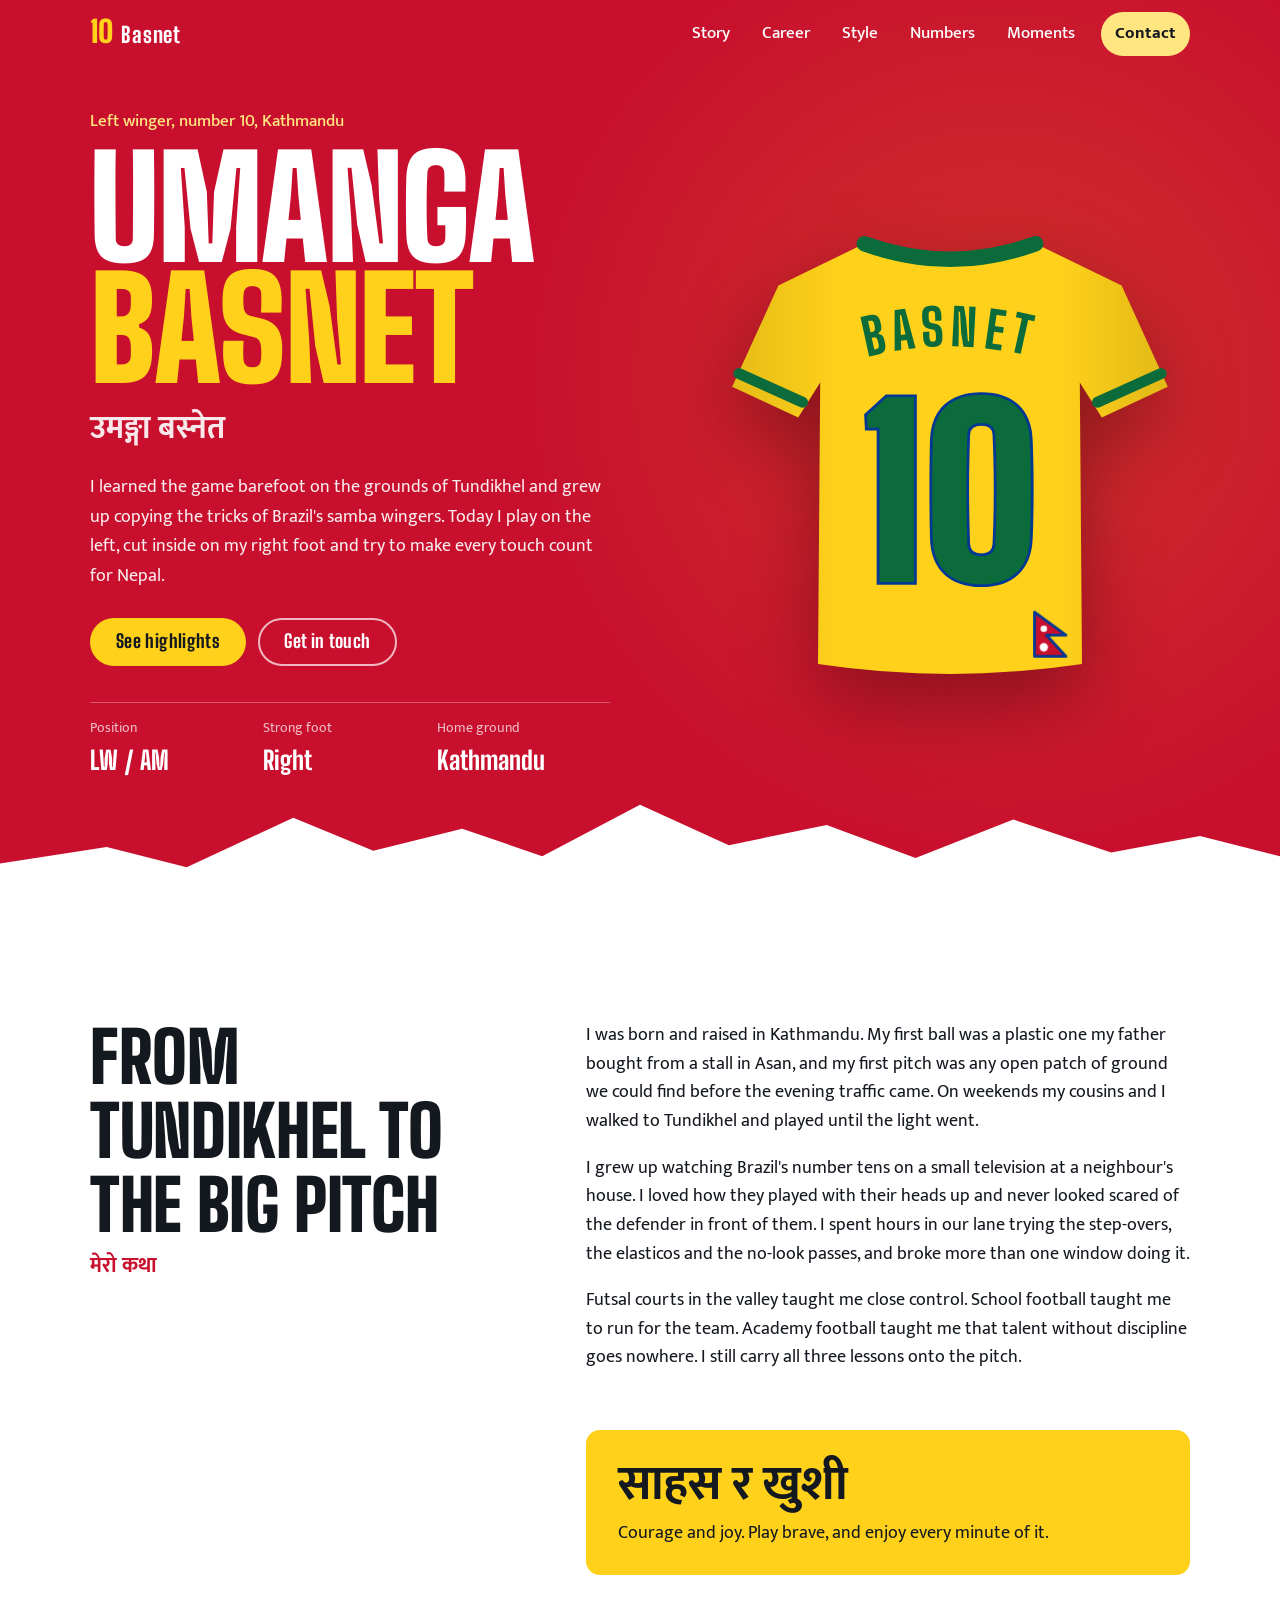
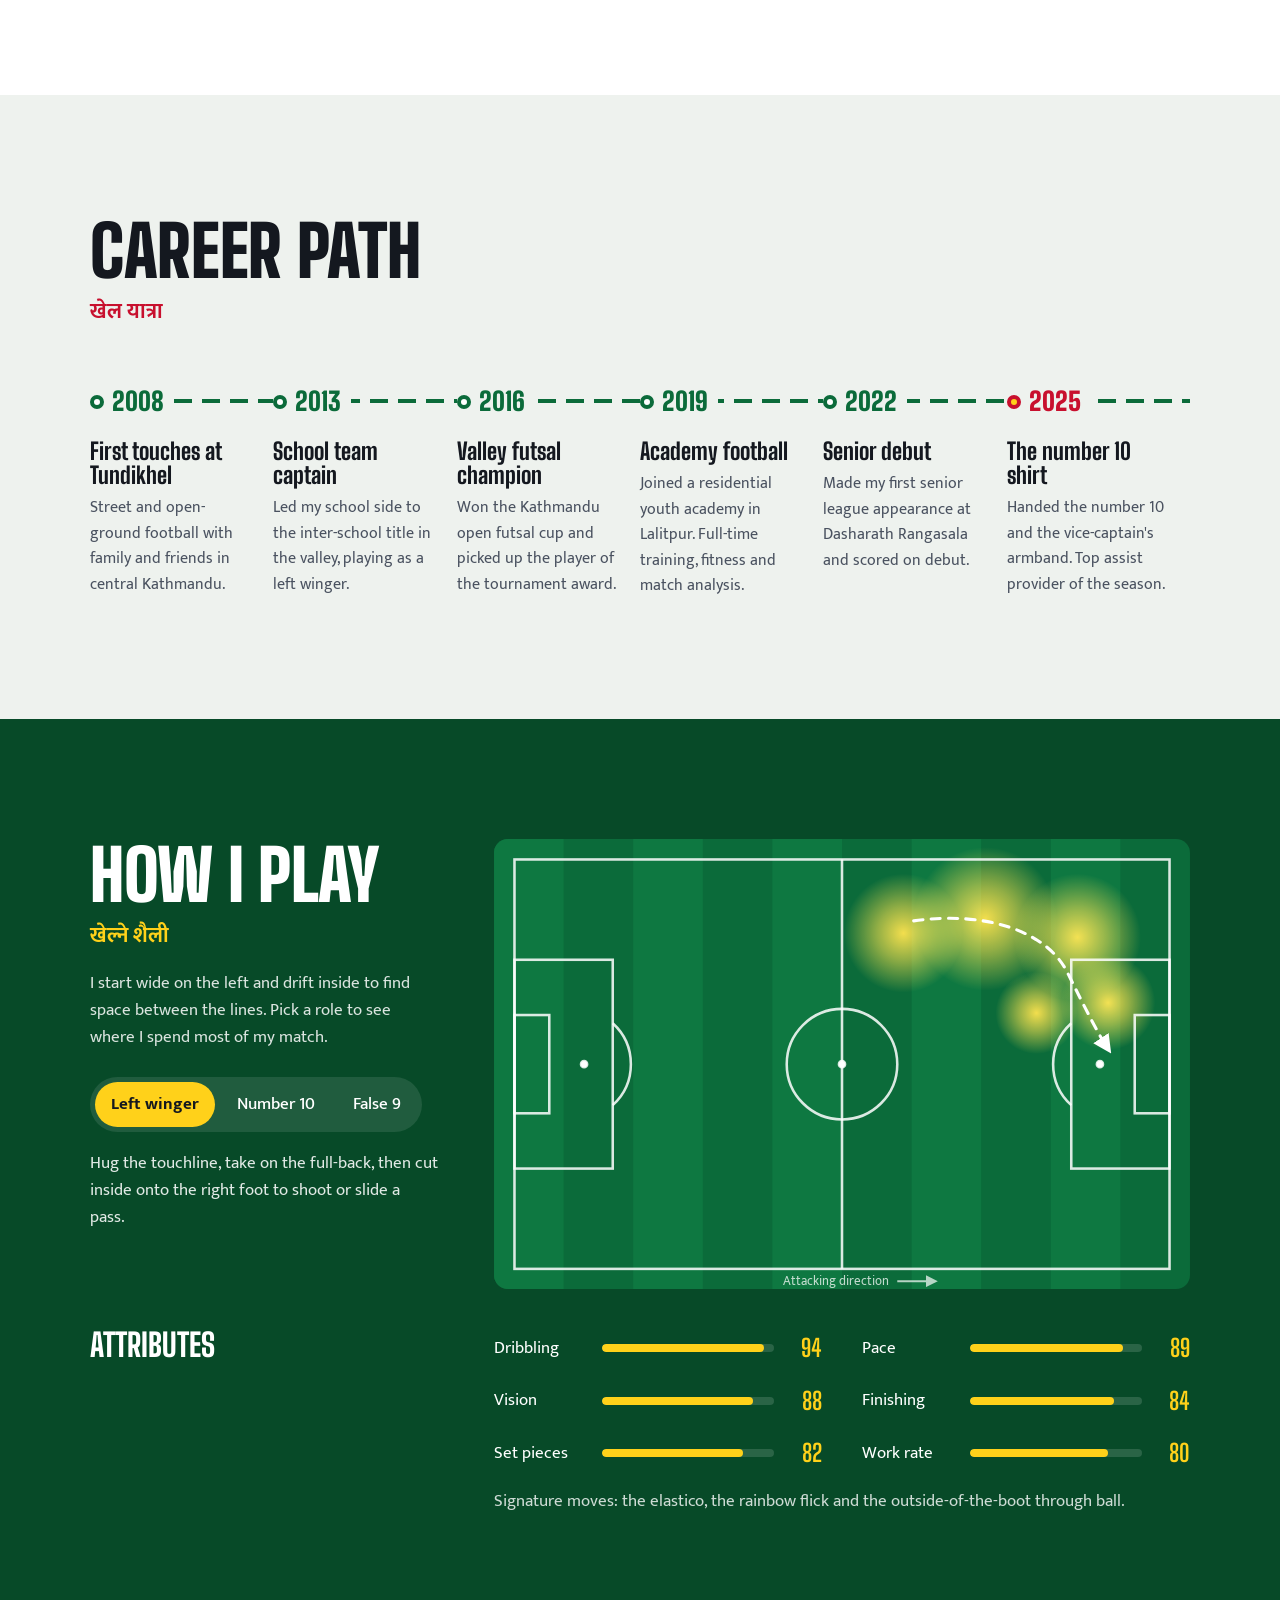
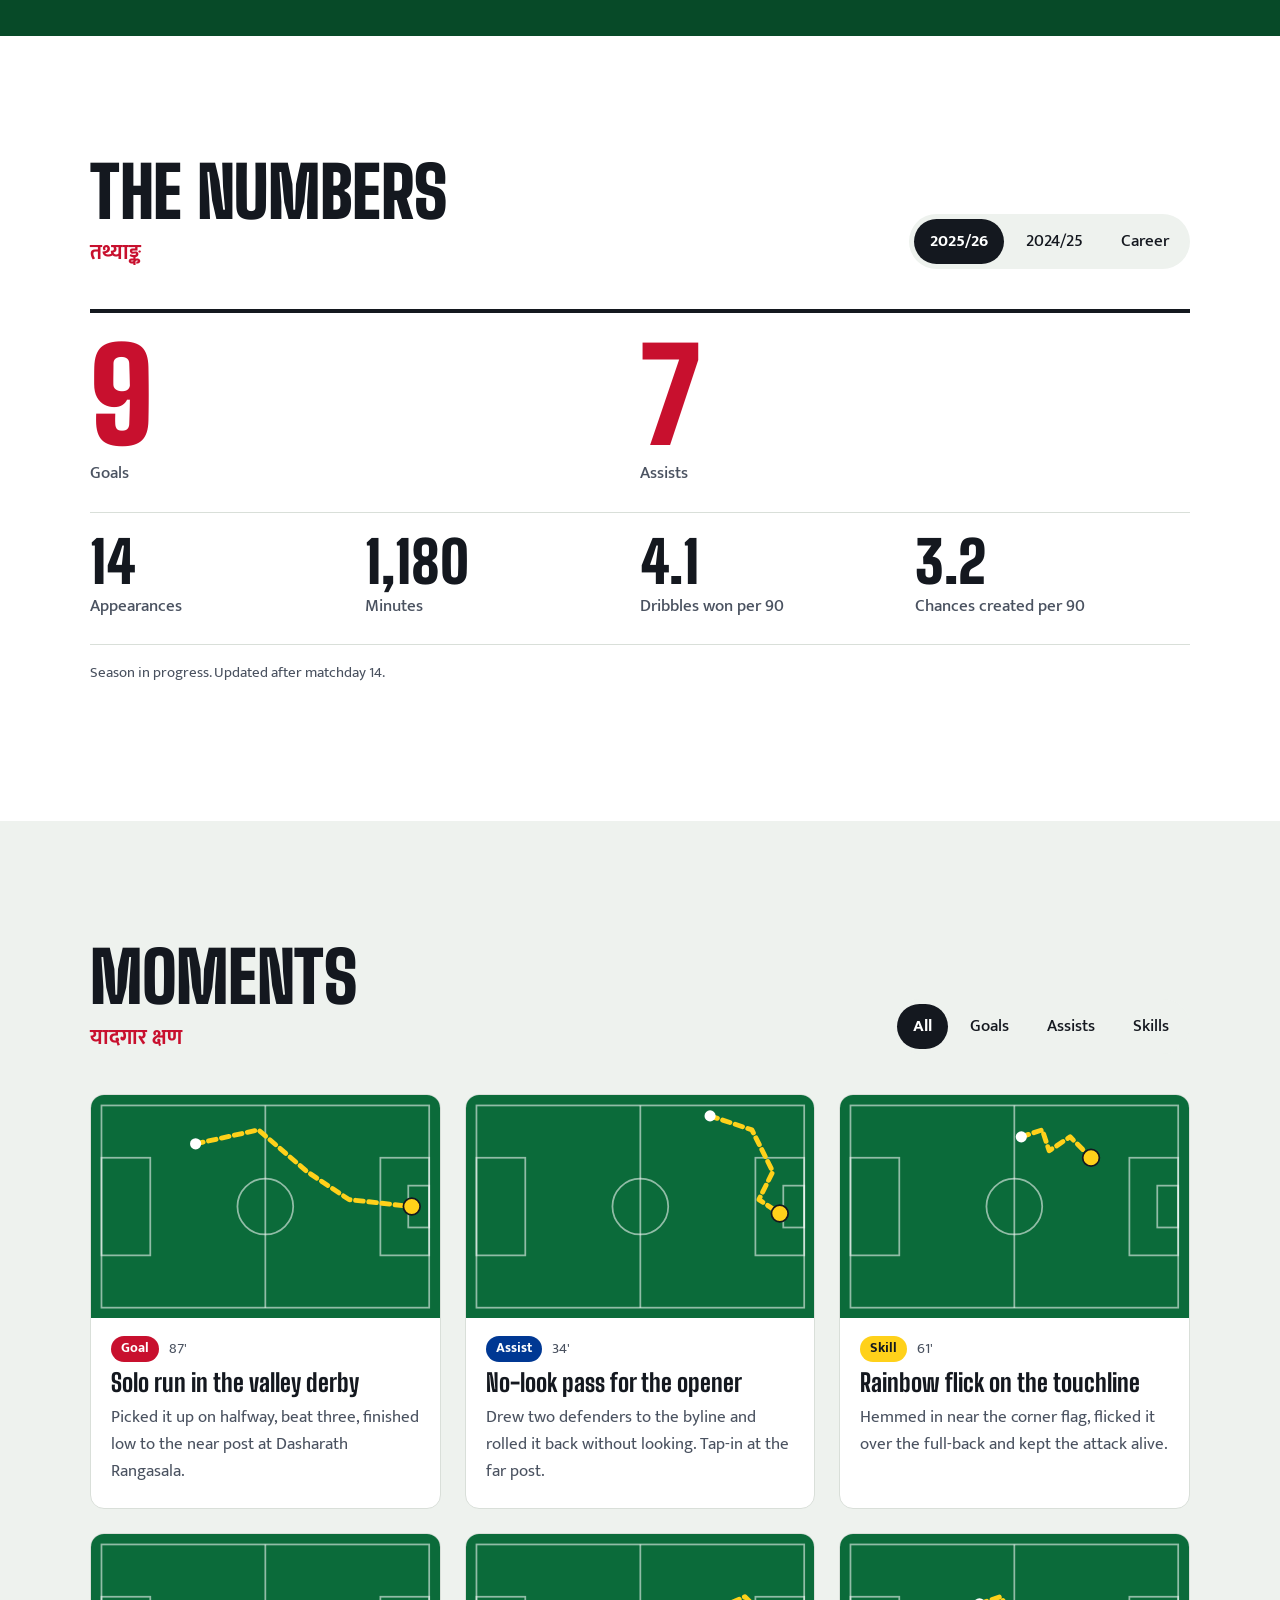
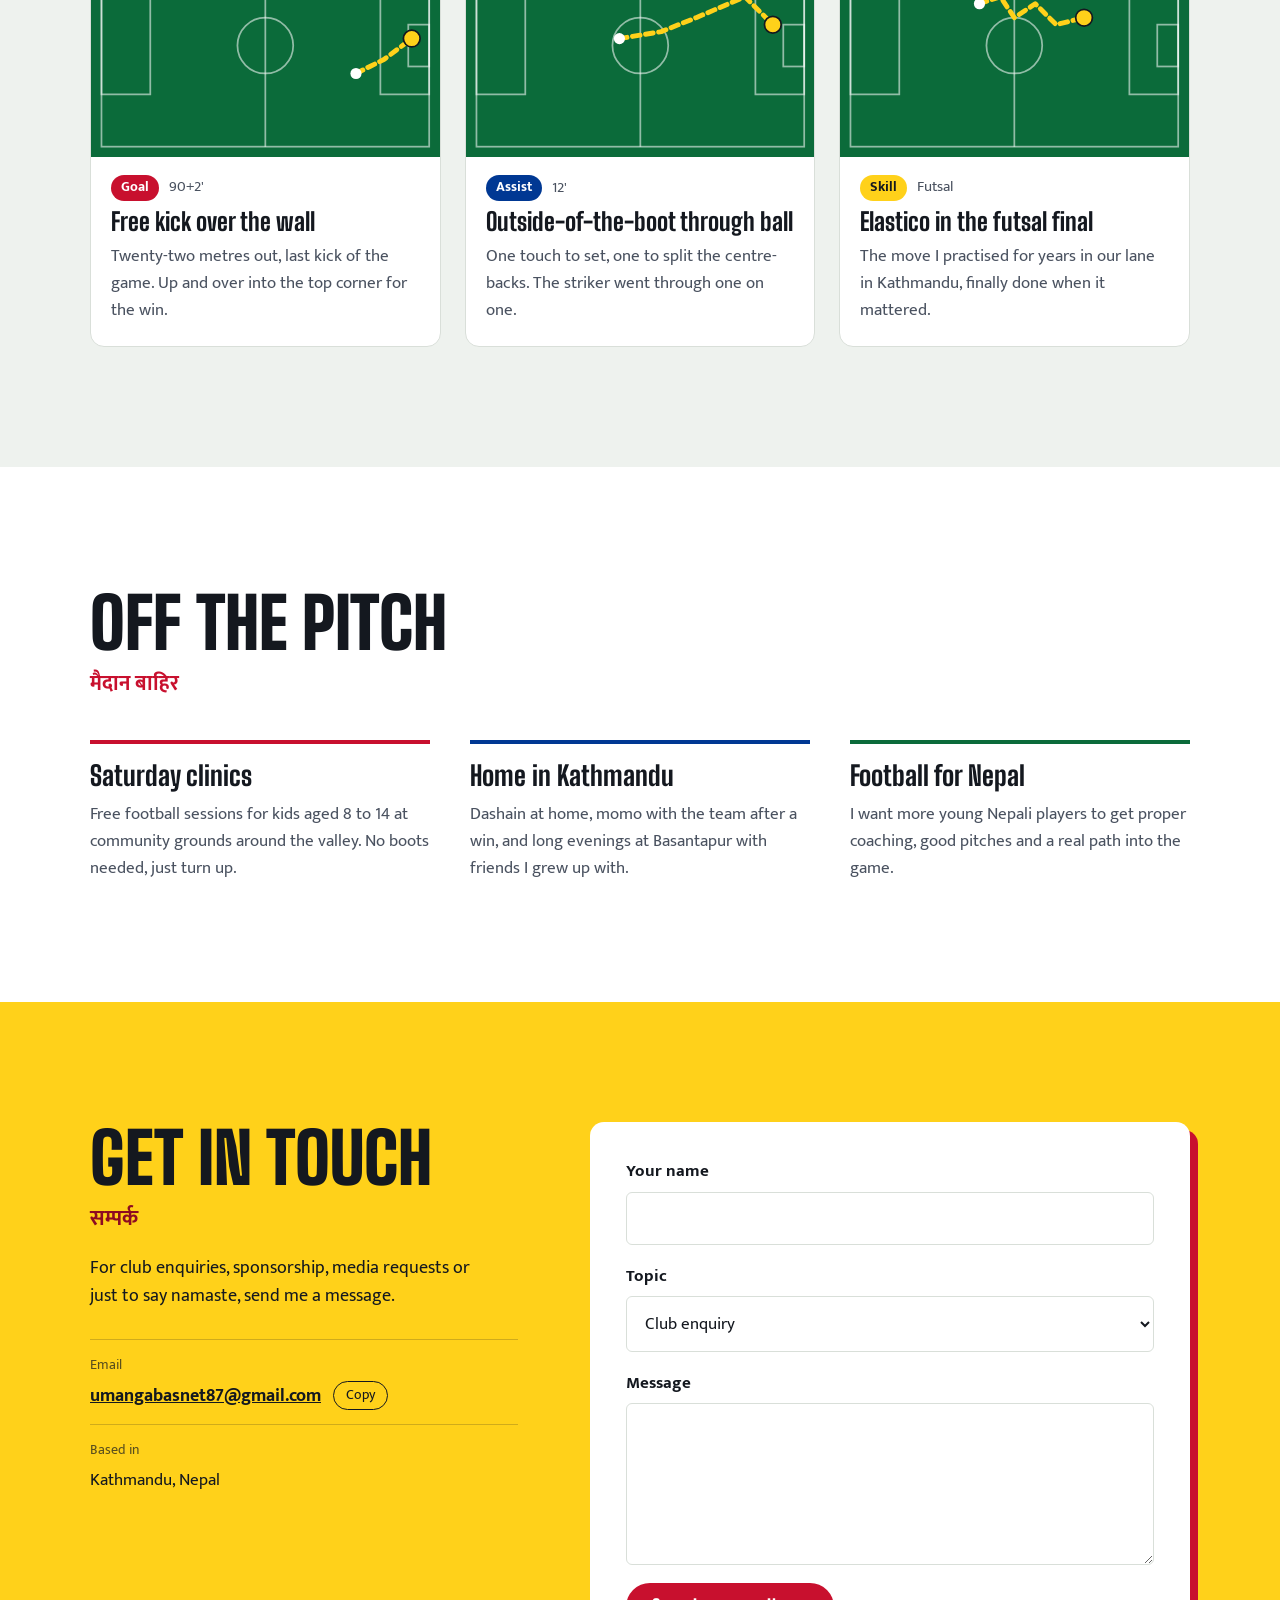
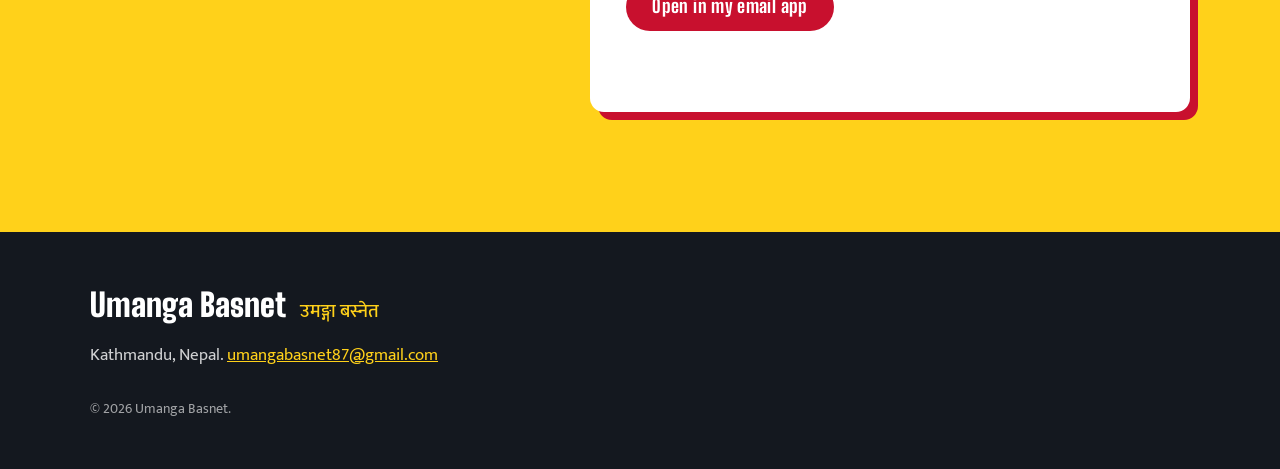
<file: index.html>
<!doctype html>
<html lang="en">
<head>
  <meta charset="utf-8">
  <meta name="viewport" content="width=device-width, initial-scale=1">
  <title>Umanga Basnet | Number 10 from Kathmandu</title>
  <meta name="description" content="Umanga Basnet, a left winger and number 10 from Kathmandu, Nepal. Career, playing style, numbers, highlights and contact.">
  <meta name="author" content="Umanga Basnet">
  <meta name="theme-color" content="#C8102E">

  <!-- Social sharing preview. After hosting, change og:image to the full link,
       for example https://yourusername.github.io/assets/img/og-image.png -->
  <meta property="og:type" content="website">
  <meta property="og:title" content="Umanga Basnet | Number 10 from Kathmandu">
  <meta property="og:description" content="Left winger and number 10 from Kathmandu, Nepal.">
  <meta property="og:image" content="assets/img/og-image.png">
  <meta name="twitter:card" content="summary_large_image">

  <link rel="icon" href="assets/img/favicon.svg" type="image/svg+xml">

  <link rel="preconnect" href="https://fonts.googleapis.com">
  <link rel="preconnect" href="https://fonts.gstatic.com" crossorigin>
  <link href="https://fonts.googleapis.com/css2?family=Big+Shoulders+Display:wght@600;800;900&family=Mukta:wght@400;500;700&display=swap" rel="stylesheet">

  <link rel="stylesheet" href="css/style.css">
</head>
<body id="top">
  <a class="skip-link" href="#main">Skip to content</a>

  <!-- ========== HEADER ========== -->
  <header class="site-header">
    <nav class="nav" aria-label="Main">
      <a class="brand" href="#top" aria-label="Umanga Basnet, home">
        <span class="brand-num">10</span>
        <span class="brand-name">Basnet</span>
      </a>

      <button class="nav-toggle" aria-expanded="false" aria-controls="nav-links">
        <span class="sr-only">Open menu</span>
        <span class="bar bar-top"></span><span class="bar bar-bottom"></span>
      </button>

      <ul class="nav-links" id="nav-links">
        <li><a href="#story">Story</a></li>
        <li><a href="#career">Career</a></li>
        <li><a href="#style">Style</a></li>
        <li><a href="#numbers">Numbers</a></li>
        <li><a href="#moments">Moments</a></li>
        <li><a href="#contact" class="nav-cta">Contact</a></li>
      </ul>
    </nav>
  </header>

  <main id="main">

    <!-- ========== HERO ========== -->
    <section class="hero" aria-labelledby="hero-title">
      <div class="hero-inner">
        <div class="hero-copy">
          <p class="hero-kicker">Left winger, number 10, Kathmandu</p>
          <h1 id="hero-title" class="hero-title">
            <span>Umanga</span>
            <span>Basnet</span>
          </h1>
          <p class="hero-deva" lang="ne">उमङ्गा बस्नेत</p>
          <p class="hero-lede">
            I learned the game barefoot on the grounds of Tundikhel and grew up copying the
            tricks of Brazil's samba wingers. Today I play on the left, cut inside on my right
            foot and try to make every touch count for Nepal.
          </p>
          <div class="hero-actions">
            <a class="btn btn-yellow" href="#moments">See highlights</a>
            <a class="btn btn-ghost" href="#contact">Get in touch</a>
          </div>

          <dl class="hero-facts">
            <div><dt>Position</dt><dd>LW / AM</dd></div>
            <div><dt>Strong foot</dt><dd>Right</dd></div>
            <div><dt>Home ground</dt><dd>Kathmandu</dd></div>
          </dl>
        </div>

        <figure class="hero-shirt" aria-hidden="true">
          <svg viewBox="0 0 400 440" class="shirt-svg">
            <defs>
              <path id="nameArc" d="M95 150 Q200 112 305 150" />
              <linearGradient id="shirtShade" x1="0" x2="1">
                <stop offset="0" stop-color="#000" stop-opacity=".10"/>
                <stop offset=".25" stop-color="#000" stop-opacity="0"/>
                <stop offset=".75" stop-color="#000" stop-opacity="0"/>
                <stop offset="1" stop-color="#000" stop-opacity=".12"/>
              </linearGradient>
            </defs>
            <!-- shirt body -->
            <path class="shirt-body" d="M122 38 Q200 66 278 38 L356 76 L398 168 L338 196 L318 164 L320 420 Q200 438 80 420 L82 164 L62 196 L2 168 L44 76 Z"/>
            <path d="M122 38 Q200 66 278 38 L356 76 L398 168 L338 196 L318 164 L320 420 Q200 438 80 420 L82 164 L62 196 L2 168 L44 76 Z" fill="url(#shirtShade)"/>
            <!-- collar and cuffs -->
            <path d="M122 38 Q200 66 278 38" class="shirt-trim" />
            <path d="M8 156 L66 182" class="shirt-trim thin"/>
            <path d="M392 156 L334 182" class="shirt-trim thin"/>
            <!-- name -->
            <text class="shirt-name"><textPath href="#nameArc" startOffset="50%" text-anchor="middle">BASNET</textPath></text>
            <!-- number -->
            <text x="200" y="345" class="shirt-number" text-anchor="middle">10</text>
            <!-- Nepal pennant patch -->
            <g transform="translate(276 372) scale(.42)">
              <path d="M2 2 L70 52 L28 52 L70 98 L2 98 Z" fill="#C8102E" stroke="#003893" stroke-width="6" stroke-linejoin="round"/>
              <circle cx="22" cy="38" r="7" fill="#fff"/>
              <circle cx="22" cy="78" r="9" fill="#fff"/>
            </g>
          </svg>
          <figcaption class="sr-only">A yellow football shirt with BASNET and the number 10 on the back</figcaption>
        </figure>
      </div>

      <div class="hero-ridge" aria-hidden="true">
        <svg viewBox="0 0 1440 120" preserveAspectRatio="none">
          <path d="M0 120 L0 78 L120 60 L210 82 L330 28 L420 64 L520 40 L610 70 L720 14 L820 58 L930 36 L1030 72 L1140 30 L1250 66 L1350 48 L1440 70 L1440 120 Z"/>
        </svg>
      </div>
    </section>

    <!-- ========== STORY ========== -->
    <section class="section story" id="story" aria-labelledby="story-title">
      <div class="container story-grid">
        <header class="section-head">
          <h2 id="story-title">From Tundikhel to the big pitch</h2>
          <p class="section-sub" lang="ne">मेरो कथा</p>
        </header>

        <div class="story-body">
          <p>
            I was born and raised in Kathmandu. My first ball was a plastic one my father bought from
            a stall in Asan, and my first pitch was any open patch of ground we could find before the
            evening traffic came. On weekends my cousins and I walked to Tundikhel and played until
            the light went.
          </p>
          <p>
            I grew up watching Brazil's number tens on a small television at a neighbour's house.
            I loved how they played with their heads up and never looked scared of the defender in
            front of them. I spent hours in our lane trying the step-overs, the elasticos and the
            no-look passes, and broke more than one window doing it.
          </p>
          <p>
            Futsal courts in the valley taught me close control. School football taught me to run for
            the team. Academy football taught me that talent without discipline goes nowhere. I still
            carry all three lessons onto the pitch.
          </p>
        </div>

        <blockquote class="motto">
          <p lang="ne" class="motto-ne">साहस र खुशी</p>
          <p class="motto-en">Courage and joy. Play brave, and enjoy every minute of it.</p>
        </blockquote>
      </div>
    </section>

    <!-- ========== CAREER ========== -->
    <section class="section career" id="career" aria-labelledby="career-title">
      <div class="container">
        <header class="section-head">
          <h2 id="career-title">Career path</h2>
          <p class="section-sub" lang="ne">खेल यात्रा</p>
        </header>

        <ol class="timeline">
          <li class="tl-item">
            <span class="tl-year">2008</span>
            <div class="tl-card">
              <h3>First touches at Tundikhel</h3>
              <p>Street and open-ground football with family and friends in central Kathmandu.</p>
            </div>
          </li>
          <li class="tl-item">
            <span class="tl-year">2013</span>
            <div class="tl-card">
              <h3>School team captain</h3>
              <p>Led my school side to the inter-school title in the valley, playing as a left winger.</p>
            </div>
          </li>
          <li class="tl-item">
            <span class="tl-year">2016</span>
            <div class="tl-card">
              <h3>Valley futsal champion</h3>
              <p>Won the Kathmandu open futsal cup and picked up the player of the tournament award.</p>
            </div>
          </li>
          <li class="tl-item">
            <span class="tl-year">2019</span>
            <div class="tl-card">
              <h3>Academy football</h3>
              <p>Joined a residential youth academy in Lalitpur. Full-time training, fitness and match analysis.</p>
            </div>
          </li>
          <li class="tl-item">
            <span class="tl-year">2022</span>
            <div class="tl-card">
              <h3>Senior debut</h3>
              <p>Made my first senior league appearance at Dasharath Rangasala and scored on debut.</p>
            </div>
          </li>
          <li class="tl-item tl-now">
            <span class="tl-year">2025</span>
            <div class="tl-card">
              <h3>The number 10 shirt</h3>
              <p>Handed the number 10 and the vice-captain's armband. Top assist provider of the season.</p>
            </div>
          </li>
        </ol>
      </div>
    </section>

    <!-- ========== PLAYING STYLE ========== -->
    <section class="section style" id="style" aria-labelledby="style-title">
      <div class="container style-grid">
        <header class="section-head">
          <h2 id="style-title">How I play</h2>
          <p class="section-sub" lang="ne">खेल्ने शैली</p>
          <p class="style-intro">
            I start wide on the left and drift inside to find space between the lines. Pick a role to
            see where I spend most of my match.
          </p>

          <div class="role-tabs" role="tablist" aria-label="Playing role">
            <button role="tab" aria-selected="true" data-role="winger">Left winger</button>
            <button role="tab" aria-selected="false" data-role="ten">Number 10</button>
            <button role="tab" aria-selected="false" data-role="nine">False 9</button>
          </div>
          <p class="role-note" id="role-note" aria-live="polite">
            Hug the touchline, take on the full-back, then cut inside onto the right foot to shoot or slide a pass.
          </p>
        </header>

        <figure class="pitch-wrap">
          <svg viewBox="0 0 680 440" class="pitch" role="img" aria-labelledby="pitch-desc">
            <desc id="pitch-desc">A football pitch showing where Umanga plays most often for the selected role. The team attacks to the right.</desc>
            <defs>
              <radialGradient id="heat">
                <stop offset="0" stop-color="#FFD11A" stop-opacity=".95"/>
                <stop offset=".45" stop-color="#FFD11A" stop-opacity=".55"/>
                <stop offset="1" stop-color="#FFD11A" stop-opacity="0"/>
              </radialGradient>
              <marker id="arrow" viewBox="0 0 10 10" refX="7" refY="5" markerWidth="6" markerHeight="6" orient="auto-start-reverse">
                <path d="M0 0 L10 5 L0 10 z" fill="#fff"/>
              </marker>
            </defs>
            <!-- grass stripes -->
            <g class="stripes">
              <rect x="0" y="0" width="680" height="440" fill="#0B6B3A"/>
              <rect x="0" width="68" height="440" fill="#0E7841"/>
              <rect x="136" width="68" height="440" fill="#0E7841"/>
              <rect x="272" width="68" height="440" fill="#0E7841"/>
              <rect x="408" width="68" height="440" fill="#0E7841"/>
              <rect x="544" width="68" height="440" fill="#0E7841"/>
            </g>
            <!-- heat zones (filled by JS) -->
            <g id="heat-layer"></g>
            <!-- markings -->
            <g class="lines">
              <rect x="20" y="20" width="640" height="400"/>
              <line x1="340" y1="20" x2="340" y2="420"/>
              <circle cx="340" cy="220" r="54"/>
              <circle cx="340" cy="220" r="3" class="spot"/>
              <rect x="20" y="118" width="96" height="204"/>
              <rect x="20" y="172" width="34" height="96"/>
              <rect x="564" y="118" width="96" height="204"/>
              <rect x="626" y="172" width="34" height="96"/>
              <circle cx="88" cy="220" r="3" class="spot"/>
              <circle cx="592" cy="220" r="3" class="spot"/>
              <path d="M116 180 A54 54 0 0 1 116 260"/>
              <path d="M564 180 A54 54 0 0 0 564 260"/>
            </g>
            <!-- typical run -->
            <path id="run-path" class="run" d="" marker-end="url(#arrow)"/>
            <text x="386" y="436" class="pitch-label" text-anchor="end">Attacking direction</text>
            <path d="M394 432 L430 432" stroke="#fff" stroke-width="2" marker-end="url(#arrow)" opacity=".7"/>
          </svg>
        </figure>

        <div class="attributes">
          <h3>Attributes</h3>
          <ul class="attr-list">
            <li><span>Dribbling</span><span class="attr-bar"><i style="--v:94"></i></span><b>94</b></li>
            <li><span>Pace</span><span class="attr-bar"><i style="--v:89"></i></span><b>89</b></li>
            <li><span>Vision</span><span class="attr-bar"><i style="--v:88"></i></span><b>88</b></li>
            <li><span>Finishing</span><span class="attr-bar"><i style="--v:84"></i></span><b>84</b></li>
            <li><span>Set pieces</span><span class="attr-bar"><i style="--v:82"></i></span><b>82</b></li>
            <li><span>Work rate</span><span class="attr-bar"><i style="--v:80"></i></span><b>80</b></li>
          </ul>
          <p class="attr-foot">Signature moves: the elastico, the rainbow flick and the outside-of-the-boot through ball.</p>
        </div>
      </div>
    </section>

    <!-- ========== NUMBERS ========== -->
    <section class="section numbers" id="numbers" aria-labelledby="numbers-title">
      <div class="container">
        <header class="section-head numbers-head">
          <div>
            <h2 id="numbers-title">The numbers</h2>
            <p class="section-sub" lang="ne">तथ्याङ्क</p>
          </div>
          <div class="season-tabs" role="tablist" aria-label="Season">
            <button role="tab" aria-selected="true" data-season="s2526">2025/26</button>
            <button role="tab" aria-selected="false" data-season="s2425">2024/25</button>
            <button role="tab" aria-selected="false" data-season="career">Career</button>
          </div>
        </header>

        <div class="stat-board" aria-live="polite">
          <div class="stat stat-lead">
            <span class="stat-value" data-key="goals">9</span>
            <span class="stat-label">Goals</span>
          </div>
          <div class="stat stat-lead">
            <span class="stat-value" data-key="assists">7</span>
            <span class="stat-label">Assists</span>
          </div>
          <div class="stat">
            <span class="stat-value" data-key="apps">14</span>
            <span class="stat-label">Appearances</span>
          </div>
          <div class="stat">
            <span class="stat-value" data-key="minutes">1180</span>
            <span class="stat-label">Minutes</span>
          </div>
          <div class="stat">
            <span class="stat-value" data-key="dribbles" data-decimals="1">4.1</span>
            <span class="stat-label">Dribbles won per 90</span>
          </div>
          <div class="stat">
            <span class="stat-value" data-key="chances" data-decimals="1">3.2</span>
            <span class="stat-label">Chances created per 90</span>
          </div>
        </div>
        <p class="stat-note" id="stat-note">Season in progress. Updated after matchday 14.</p>
      </div>
    </section>

    <!-- ========== MOMENTS ========== -->
    <section class="section moments" id="moments" aria-labelledby="moments-title">
      <div class="container">
        <header class="section-head numbers-head">
          <div>
            <h2 id="moments-title">Moments</h2>
            <p class="section-sub" lang="ne">यादगार क्षण</p>
          </div>
          <div class="filter" role="group" aria-label="Filter moments">
            <button aria-pressed="true" data-filter="all">All</button>
            <button aria-pressed="false" data-filter="goal">Goals</button>
            <button aria-pressed="false" data-filter="assist">Assists</button>
            <button aria-pressed="false" data-filter="skill">Skills</button>
          </div>
        </header>

        <!--
          Each card draws its own mini pitch from data-path (x,y points on a 100 x 64 pitch,
          attacking right). To link a YouTube clip, add data-video="VIDEO_ID" to the <article>.
        -->
        <div class="moment-grid">
          <article class="moment" data-type="goal" data-path="30,14 48,10 62,22 74,30 92,32" data-video="">
            <div class="moment-pitch"></div>
            <div class="moment-body">
              <p class="moment-meta"><span class="tag tag-goal">Goal</span><span>87'</span></p>
              <h3>Solo run in the valley derby</h3>
              <p>Picked it up on halfway, beat three, finished low to the near post at Dasharath Rangasala.</p>
            </div>
          </article>

          <article class="moment" data-type="assist" data-path="70,6 82,10 88,22 84,30 90,34" data-video="">
            <div class="moment-pitch"></div>
            <div class="moment-body">
              <p class="moment-meta"><span class="tag tag-assist">Assist</span><span>34'</span></p>
              <h3>No-look pass for the opener</h3>
              <p>Drew two defenders to the byline and rolled it back without looking. Tap-in at the far post.</p>
            </div>
          </article>

          <article class="moment" data-type="skill" data-path="52,12 58,10 60,16 66,12 72,18" data-video="">
            <div class="moment-pitch"></div>
            <div class="moment-body">
              <p class="moment-meta"><span class="tag tag-skill">Skill</span><span>61'</span></p>
              <h3>Rainbow flick on the touchline</h3>
              <p>Hemmed in near the corner flag, flicked it over the full-back and kept the attack alive.</p>
            </div>
          </article>

          <article class="moment" data-type="goal" data-path="76,40 80,38 84,36 92,30" data-video="">
            <div class="moment-pitch"></div>
            <div class="moment-body">
              <p class="moment-meta"><span class="tag tag-goal">Goal</span><span>90+2'</span></p>
              <h3>Free kick over the wall</h3>
              <p>Twenty-two metres out, last kick of the game. Up and over into the top corner for the win.</p>
            </div>
          </article>

          <article class="moment" data-type="assist" data-path="44,30 56,28 66,24 80,18 88,26" data-video="">
            <div class="moment-pitch"></div>
            <div class="moment-body">
              <p class="moment-meta"><span class="tag tag-assist">Assist</span><span>12'</span></p>
              <h3>Outside-of-the-boot through ball</h3>
              <p>One touch to set, one to split the centre-backs. The striker went through one on one.</p>
            </div>
          </article>

          <article class="moment" data-type="skill" data-path="40,20 46,18 50,24 56,20 62,26 70,24" data-video="">
            <div class="moment-pitch"></div>
            <div class="moment-body">
              <p class="moment-meta"><span class="tag tag-skill">Skill</span><span>Futsal</span></p>
              <h3>Elastico in the futsal final</h3>
              <p>The move I practised for years in our lane in Kathmandu, finally done when it mattered.</p>
            </div>
          </article>
        </div>
      </div>
    </section>

    <!-- ========== OFF THE PITCH ========== -->
    <section class="section offpitch" aria-labelledby="off-title">
      <div class="container">
        <header class="section-head">
          <h2 id="off-title">Off the pitch</h2>
          <p class="section-sub" lang="ne">मैदान बाहिर</p>
        </header>
        <div class="off-grid">
          <div class="off-item">
            <h3>Saturday clinics</h3>
            <p>Free football sessions for kids aged 8 to 14 at community grounds around the valley. No boots needed, just turn up.</p>
          </div>
          <div class="off-item">
            <h3>Home in Kathmandu</h3>
            <p>Dashain at home, momo with the team after a win, and long evenings at Basantapur with friends I grew up with.</p>
          </div>
          <div class="off-item">
            <h3>Football for Nepal</h3>
            <p>I want more young Nepali players to get proper coaching, good pitches and a real path into the game.</p>
          </div>
        </div>
      </div>
    </section>

    <!-- ========== CONTACT ========== -->
    <section class="section contact" id="contact" aria-labelledby="contact-title">
      <div class="container contact-grid">
        <div class="contact-info">
          <h2 id="contact-title">Get in touch</h2>
          <p class="section-sub" lang="ne">सम्पर्क</p>
          <p>For club enquiries, sponsorship, media requests or just to say namaste, send me a message.</p>

          <ul class="contact-list">
            <li>
              <span class="cl-label">Email</span>
              <a href="mailto:umangabasnet87@gmail.com" id="email-link">umangabasnet87@gmail.com</a>
              <button class="copy-btn" data-copy="umangabasnet87@gmail.com" type="button">Copy</button>
            </li>
            <li>
              <span class="cl-label">Based in</span>
              <span>Kathmandu, Nepal</span>
            </li>
          </ul>
        </div>

        <form class="contact-form" id="contact-form" novalidate>
          <div class="field">
            <label for="f-name">Your name</label>
            <input id="f-name" name="name" type="text" autocomplete="name" required>
          </div>
          <div class="field">
            <label for="f-topic">Topic</label>
            <select id="f-topic" name="topic">
              <option>Club enquiry</option>
              <option>Sponsorship</option>
              <option>Media request</option>
              <option>Fan message</option>
            </select>
          </div>
          <div class="field">
            <label for="f-msg">Message</label>
            <textarea id="f-msg" name="message" rows="5" required></textarea>
          </div>
          <button class="btn btn-crimson" type="submit">Open in my email app</button>
          <p class="form-status" id="form-status" role="status"></p>
        </form>
      </div>
    </section>
  </main>

  <!-- ========== FOOTER ========== -->
  <footer class="site-footer">
    <div class="container footer-inner">
      <p class="footer-name">Umanga Basnet <span lang="ne">उमङ्गा बस्नेत</span></p>
      <p>Kathmandu, Nepal. <a href="mailto:umangabasnet87@gmail.com">umangabasnet87@gmail.com</a></p>
      <p class="footer-small">&copy; <span id="year">2026</span> Umanga Basnet.</p>
    </div>
  </footer>

  <!-- Video lightbox -->
  <dialog class="lightbox" id="lightbox" aria-label="Highlight video">
    <button class="lightbox-close" type="button" aria-label="Close video">Close</button>
    <div class="lightbox-frame" id="lightbox-frame"></div>
  </dialog>

  <script src="js/main.js" defer></script>
</body>
</html>
</file>
<file: css/style.css>
/* =========================================================
   Umanga Basnet | persona site
   Palette: Nepal crimson + Brazil canary + pitch green
   ========================================================= */

:root {
  --crimson: #C8102E;
  --crimson-deep: #8E0B21;
  --canary: #FFD11A;
  --canary-soft: #FFE680;
  --pitch: #0B6B3A;
  --pitch-deep: #074A28;
  --sky: #003893;
  --ink: #14181F;
  --ink-soft: #4A5260;
  --paper: #FFFFFF;
  --mist: #EEF2EE;
  --line: #D9DFD9;

  --font-display: "Big Shoulders Display", "Arial Narrow", Impact, sans-serif;
  --font-body: "Mukta", "Segoe UI", system-ui, sans-serif;

  --wrap: 1180px;
  --gutter: clamp(16px, 4vw, 40px);
  --radius-s: 6px;
  --radius-m: 14px;
  --header-h: 68px;
}

*,
*::before,
*::after { box-sizing: border-box; }

html { scroll-behavior: smooth; scroll-padding-top: calc(var(--header-h) + 12px); }

body {
  margin: 0;
  font-family: var(--font-body);
  font-size: 1.0625rem;
  line-height: 1.6;
  color: var(--ink);
  background: var(--paper);
  -webkit-font-smoothing: antialiased;
  overflow-x: hidden;
}

img, svg { display: block; max-width: 100%; }
a { color: inherit; }
h1, h2, h3 { margin: 0; line-height: 1.05; }
p { margin: 0 0 1em; }
button, input, select, textarea { font: inherit; color: inherit; }

:focus-visible {
  outline: 3px solid var(--canary);
  outline-offset: 3px;
  border-radius: 4px;
}

.sr-only {
  position: absolute; width: 1px; height: 1px; padding: 0; margin: -1px;
  overflow: hidden; clip: rect(0 0 0 0); white-space: nowrap; border: 0;
}

.skip-link {
  position: absolute; left: 12px; top: -60px; z-index: 100;
  background: var(--canary); color: var(--ink); padding: 10px 16px;
  font-weight: 700; border-radius: var(--radius-s); text-decoration: none;
}
.skip-link:focus { top: 12px; }

.container {
  width: 100%;
  max-width: var(--wrap);
  margin: 0 auto;
  padding: 0 var(--gutter);
}

/* ---------- Buttons ---------- */
.btn {
  display: inline-flex; align-items: center; justify-content: center;
  min-height: 48px; padding: 0 24px;
  font-family: var(--font-display); font-weight: 800; font-size: 1.15rem;
  letter-spacing: .02em; text-decoration: none;
  border: 2px solid transparent; border-radius: 999px; cursor: pointer;
  transition: transform .15s ease, background-color .15s ease, color .15s ease;
}
.btn:hover { transform: translateY(-2px); }
.btn:active { transform: translateY(0); }
.btn-yellow { background: var(--canary); color: var(--ink); }
.btn-yellow:hover { background: var(--canary-soft); }
.btn-ghost { border-color: rgba(255,255,255,.7); color: #fff; }
.btn-ghost:hover { background: #fff; color: var(--crimson); }
.btn-crimson { background: var(--crimson); color: #fff; }
.btn-crimson:hover { background: var(--crimson-deep); }

/* ---------- Header ---------- */
.site-header {
  position: fixed; inset: 0 0 auto 0; z-index: 50;
  height: var(--header-h);
  transition: background-color .25s ease, box-shadow .25s ease;
}
.site-header.is-scrolled {
  background: var(--crimson);
  box-shadow: 0 2px 0 var(--canary);
}
.nav {
  max-width: var(--wrap); height: 100%; margin: 0 auto;
  padding: 0 var(--gutter);
  display: flex; align-items: center; justify-content: space-between;
}
.brand {
  display: flex; align-items: baseline; gap: 8px;
  text-decoration: none; color: #fff;
}
.brand-num {
  font-family: var(--font-display); font-weight: 900; font-size: 1.9rem;
  color: var(--canary); line-height: 1;
}
.brand-name {
  font-family: var(--font-display); font-weight: 800; font-size: 1.35rem;
  letter-spacing: .04em;
}
.nav-links {
  display: flex; align-items: center; gap: 4px;
  list-style: none; margin: 0; padding: 0;
}
.nav-links a {
  display: block; padding: 8px 14px; border-radius: 999px;
  color: #fff; text-decoration: none; font-weight: 500;
  transition: background-color .15s ease;
}
.nav-links a:hover { background: rgba(255,255,255,.14); }
.nav-links a.is-active { background: rgba(255,255,255,.2); }
.nav-links .nav-cta { background: var(--canary); color: var(--ink); font-weight: 700; margin-left: 8px; }
.nav-links .nav-cta:hover,
.nav-links .nav-cta.is-active { background: var(--canary-soft); }

.nav-toggle {
  display: none; width: 44px; height: 44px; border: 0; border-radius: 50%;
  background: rgba(255,255,255,.14); cursor: pointer; position: relative;
}
.nav-toggle .bar {
  position: absolute; left: 12px; right: 12px; height: 2px; background: #fff;
  transition: transform .2s ease, top .2s ease;
}
.nav-toggle .bar-top { top: 18px; }
.nav-toggle .bar-bottom { top: 25px; }
.nav-toggle[aria-expanded="true"] .bar-top { top: 21px; transform: rotate(45deg); }
.nav-toggle[aria-expanded="true"] .bar-bottom { top: 21px; transform: rotate(-45deg); }

/* ---------- Hero ---------- */
.hero {
  position: relative;
  background:
    radial-gradient(circle at 78% 42%, rgba(255,209,26,.18), transparent 42%),
    var(--crimson);
  color: #fff;
  padding: calc(var(--header-h) + 40px) 0 0;
  overflow: hidden;
}
.hero-inner {
  max-width: var(--wrap); margin: 0 auto; padding: 0 var(--gutter);
  display: grid; grid-template-columns: 1.1fr .9fr; gap: 32px; align-items: center;
  position: relative; z-index: 2;
  padding-bottom: 120px;
}
.hero-kicker {
  font-weight: 500; font-size: 1.05rem; color: var(--canary-soft); margin-bottom: 12px;
}
.hero-title {
  font-family: var(--font-display); font-weight: 900;
  font-size: clamp(4rem, 11vw, 9.5rem);
  line-height: .86; letter-spacing: -.01em; text-transform: uppercase;
}
.hero-title span { display: block; }
.hero-title span:last-child { color: var(--canary); }
.hero-deva {
  font-size: clamp(1.4rem, 3vw, 2rem); font-weight: 700; margin: 14px 0 18px;
  color: rgba(255,255,255,.9);
}
.hero-lede { max-width: 52ch; font-size: 1.15rem; color: rgba(255,255,255,.92); }
.hero-actions { display: flex; flex-wrap: wrap; gap: 12px; margin: 28px 0 36px; }

.hero-facts {
  display: flex; flex-wrap: wrap; gap: 0; margin: 0;
  border-top: 1px solid rgba(255,255,255,.3);
  max-width: 520px;
}
.hero-facts div { flex: 1 1 0; min-width: 120px; padding: 14px 16px 0 0; }
.hero-facts dt { font-size: .9rem; color: rgba(255,255,255,.72); }
.hero-facts dd { margin: 0; font-family: var(--font-display); font-weight: 800; font-size: 1.6rem; }

.hero-shirt { margin: 0; justify-self: center; width: min(100%, 440px); }
.shirt-svg { width: 100%; filter: drop-shadow(0 30px 40px rgba(60,0,10,.45)); }
.shirt-body { fill: var(--canary); }
.shirt-trim { fill: none; stroke: var(--pitch); stroke-width: 14; stroke-linecap: round; }
.shirt-trim.thin { stroke-width: 10; }
.shirt-name {
  font-family: var(--font-display); font-weight: 800; font-size: 46px;
  letter-spacing: 6px; fill: var(--pitch);
}
.shirt-number {
  font-family: var(--font-display); font-weight: 900; font-size: 210px;
  fill: var(--pitch); stroke: var(--sky); stroke-width: 5; paint-order: stroke;
}

/* The one orchestrated moment: shirt turns into view on load */
@media (prefers-reduced-motion: no-preference) {
  .hero-shirt { animation: shirtIn 1.1s cubic-bezier(.2,.8,.2,1) .15s both; }
  .shirt-number { animation: numberIn .6s cubic-bezier(.3,1.4,.5,1) .9s both; transform-origin: 200px 290px; }
  @keyframes shirtIn {
    from { opacity: 0; transform: translateY(60px) rotate(-8deg) scale(.92); }
    to   { opacity: 1; transform: none; }
  }
  @keyframes numberIn {
    from { opacity: 0; transform: scale(.4); }
    to   { opacity: 1; transform: none; }
  }
}

.hero-ridge { position: absolute; left: 0; right: 0; bottom: -1px; z-index: 1; height: 110px; }
.hero-ridge svg { width: 100%; height: 100%; }
.hero-ridge path { fill: var(--paper); }

/* ---------- Sections ---------- */
.section { padding: clamp(72px, 10vw, 120px) 0; }
.section-head { margin-bottom: 40px; }
.section-head h2 {
  font-family: var(--font-display); font-weight: 900; text-transform: uppercase;
  font-size: clamp(2.6rem, 6vw, 4.4rem); letter-spacing: -.005em;
}
.section-sub { font-size: 1.3rem; font-weight: 700; color: var(--crimson); margin: 6px 0 0; }

/* ---------- Story ---------- */
.story-grid {
  display: grid; grid-template-columns: 5fr 7fr; gap: 24px 64px; align-items: start;
}
.story-grid .section-head { grid-row: span 2; position: sticky; top: calc(var(--header-h) + 24px); }
.story-body p { max-width: 64ch; font-size: 1.12rem; }
.motto {
  margin: 16px 0 0; padding: 28px 32px;
  background: var(--canary); border-radius: var(--radius-m);
  position: relative;
}
.motto-ne {
  font-size: clamp(2rem, 4.4vw, 3rem); font-weight: 700; line-height: 1.15;
  margin: 0 0 6px; color: var(--ink);
}
.motto-en { margin: 0; font-size: 1.1rem; color: var(--ink); }

/* ---------- Career timeline ---------- */
.career { background: var(--mist); }
.timeline {
  list-style: none; margin: 0; padding: 0;
  display: grid; grid-template-columns: repeat(6, 1fr); gap: 0;
  position: relative;
}
.timeline::before {
  content: ""; position: absolute; left: 0; right: 0; top: 30px; height: 4px;
  background: repeating-linear-gradient(90deg, var(--pitch) 0 18px, transparent 18px 28px);
}
.tl-item { position: relative; padding-right: 18px; }
.tl-year {
  display: inline-block; position: relative; z-index: 1;
  font-family: var(--font-display); font-weight: 900; font-size: 1.6rem;
  background: var(--mist); padding-right: 10px; line-height: 64px;
  color: var(--pitch);
}
.tl-year::before {
  content: ""; display: inline-block; width: 14px; height: 14px; border-radius: 50%;
  background: var(--paper); border: 4px solid var(--pitch); margin-right: 8px;
  vertical-align: 2px;
}
.tl-now .tl-year { color: var(--crimson); }
.tl-now .tl-year::before { border-color: var(--crimson); background: var(--canary); }
.tl-card h3 { font-family: var(--font-display); font-weight: 800; font-size: 1.45rem; margin: 6px 0 8px; }
.tl-card p { color: var(--ink-soft); font-size: 1rem; margin: 0; }

/* ---------- Playing style ---------- */
.style { background: var(--pitch-deep); color: #fff; }
.style .section-sub { color: var(--canary); }
.style-grid {
  display: grid; grid-template-columns: 4fr 8fr; gap: 40px 56px; align-items: start;
}
.style-intro { margin-top: 18px; color: rgba(255,255,255,.85); }
.role-tabs, .season-tabs, .filter {
  display: inline-flex; flex-wrap: wrap; gap: 6px; padding: 5px;
  border-radius: 999px; margin-top: 8px;
}
.role-tabs { background: rgba(255,255,255,.1); }
.role-tabs button, .season-tabs button, .filter button {
  border: 0; background: transparent; padding: 9px 16px; border-radius: 999px;
  cursor: pointer; font-weight: 500; transition: background-color .15s ease, color .15s ease;
}
.role-tabs button { color: #fff; }
.role-tabs button:hover { background: rgba(255,255,255,.12); }
.role-tabs button[aria-selected="true"] { background: var(--canary); color: var(--ink); font-weight: 700; }
.role-note { margin-top: 18px; min-height: 4.8em; color: rgba(255,255,255,.88); }
.style .section-head { margin-bottom: 0; }

.pitch-wrap { margin: 0; }
.pitch { width: 100%; border-radius: var(--radius-m); overflow: hidden; }
.pitch .lines rect,
.pitch .lines line,
.pitch .lines circle,
.pitch .lines path { fill: none; stroke: rgba(255,255,255,.85); stroke-width: 2.5; }
.pitch .lines .spot { fill: #fff; }
.pitch .run {
  fill: none; stroke: #fff; stroke-width: 3; stroke-dasharray: 9 8; stroke-linecap: round;
}
.pitch-label { fill: rgba(255,255,255,.75); font-size: 13px; font-family: var(--font-body); }
#heat-layer circle { transition: opacity .35s ease; mix-blend-mode: screen; }

.attributes { grid-column: 1 / -1; display: grid; grid-template-columns: 4fr 8fr; gap: 12px 56px; align-items: start; }
.attributes h3 { font-family: var(--font-display); font-weight: 800; font-size: 2rem; text-transform: uppercase; }
.attr-list {
  list-style: none; margin: 0; padding: 0;
  display: grid; grid-template-columns: 1fr 1fr; gap: 14px 40px;
}
.attr-list li { display: grid; grid-template-columns: 96px 1fr 36px; gap: 12px; align-items: center; }
.attr-list b { font-family: var(--font-display); font-size: 1.5rem; text-align: right; color: var(--canary); }
.attr-bar { height: 8px; background: rgba(255,255,255,.14); border-radius: 99px; overflow: hidden; }
.attr-bar i {
  display: block; height: 100%; width: calc(var(--v) * 1%);
  background: var(--canary); border-radius: inherit;
}
.attr-foot { grid-column: 2; color: rgba(255,255,255,.8); margin: 4px 0 0; }

/* ---------- Numbers ---------- */
.numbers-head { display: flex; flex-wrap: wrap; justify-content: space-between; align-items: end; gap: 20px; }
.season-tabs, .filter { background: var(--mist); }
.season-tabs button:hover, .filter button:hover { background: var(--line); }
.season-tabs button[aria-selected="true"],
.filter button[aria-pressed="true"] { background: var(--ink); color: #fff; font-weight: 700; }

.stat-board {
  display: grid; grid-template-columns: repeat(4, 1fr);
  border-top: 4px solid var(--ink);
}
.stat {
  padding: 22px 20px 24px 0;
  border-bottom: 1px solid var(--line);
  display: flex; flex-direction: column;
}
.stat-lead { grid-column: span 2; }
.stat-value {
  font-family: var(--font-display); font-weight: 900; line-height: .95;
  font-size: clamp(2.6rem, 5vw, 3.6rem); font-variant-numeric: tabular-nums;
}
.stat-lead .stat-value { font-size: clamp(4.5rem, 11vw, 8rem); color: var(--crimson); }
.stat-label { color: var(--ink-soft); font-weight: 500; margin-top: 4px; }
.stat-note { margin-top: 16px; color: var(--ink-soft); font-size: .95rem; }

/* ---------- Moments ---------- */
.moments { background: var(--mist); }
.moment-grid {
  display: grid; grid-template-columns: repeat(3, 1fr); gap: 24px;
}
.moment {
  background: var(--paper); border-radius: var(--radius-m); overflow: hidden;
  display: flex; flex-direction: column;
  border: 1px solid var(--line);
}
.moment[hidden] { display: none; }
.moment.has-video { cursor: pointer; }
.moment-pitch { background: var(--pitch); aspect-ratio: 100 / 64; position: relative; }
.moment-pitch svg { width: 100%; height: 100%; }
.moment-pitch .play {
  position: absolute; right: 12px; bottom: 12px;
  background: var(--canary); color: var(--ink); border: 0; border-radius: 999px;
  padding: 6px 14px; font-weight: 700; cursor: pointer;
}
.moment-body { padding: 18px 20px 22px; }
.moment-meta { display: flex; align-items: center; gap: 10px; font-size: .95rem; color: var(--ink-soft); margin-bottom: 8px; }
.moment h3 { font-family: var(--font-display); font-weight: 800; font-size: 1.55rem; margin-bottom: 8px; }
.moment-body p:last-child { margin: 0; color: var(--ink-soft); }
.tag { padding: 2px 10px; border-radius: 999px; font-weight: 700; font-size: .85rem; }
.tag-goal { background: var(--crimson); color: #fff; }
.tag-assist { background: var(--sky); color: #fff; }
.tag-skill { background: var(--canary); color: var(--ink); }

.mini-lines { fill: none; stroke: rgba(255,255,255,.55); stroke-width: .5; }
.mini-run { fill: none; stroke: var(--canary); stroke-width: 1.4; stroke-linecap: round; stroke-linejoin: round; stroke-dasharray: 2.2 1.6; }
.mini-start { fill: #fff; }
.mini-end { fill: var(--canary); stroke: var(--ink); stroke-width: .5; }

/* ---------- Off the pitch ---------- */
.off-grid { display: grid; grid-template-columns: repeat(3, 1fr); gap: 40px; }
.off-item { border-top: 4px solid var(--crimson); padding-top: 18px; }
.off-item:nth-child(2) { border-color: var(--sky); }
.off-item:nth-child(3) { border-color: var(--pitch); }
.off-item h3 { font-family: var(--font-display); font-weight: 800; font-size: 1.7rem; margin-bottom: 10px; }
.off-item p { color: var(--ink-soft); margin: 0; }

/* ---------- Contact ---------- */
.contact { background: var(--canary); }
.contact .section-sub { color: var(--crimson-deep); }
.contact-grid { display: grid; grid-template-columns: 5fr 7fr; gap: 48px 72px; align-items: start; }
.contact-info h2 {
  font-family: var(--font-display); font-weight: 900; text-transform: uppercase;
  font-size: clamp(2.6rem, 6vw, 4.4rem);
}
.contact-info > p:not(.section-sub) { margin-top: 18px; font-size: 1.12rem; max-width: 40ch; }
.contact-list { list-style: none; padding: 0; margin: 28px 0 0; }
.contact-list li {
  display: flex; flex-wrap: wrap; align-items: center; gap: 4px 12px;
  padding: 14px 0; border-top: 1px solid rgba(20,24,31,.2);
}
.cl-label { width: 100%; font-size: .9rem; color: rgba(20,24,31,.7); }
.contact-list a { font-weight: 700; font-size: 1.15rem; word-break: break-all; }
.copy-btn {
  border: 1.5px solid var(--ink); background: transparent; border-radius: 999px;
  padding: 2px 12px; font-size: .9rem; cursor: pointer;
}
.copy-btn:hover { background: var(--ink); color: var(--canary); }

.contact-form {
  background: var(--paper); border-radius: var(--radius-m); padding: clamp(22px, 4vw, 36px);
  display: grid; gap: 18px;
  box-shadow: 8px 8px 0 var(--crimson);
}
.field { display: grid; gap: 6px; }
.field label { font-weight: 700; }
.field input, .field select, .field textarea {
  width: 100%; border: 1.5px solid var(--line); border-radius: var(--radius-s);
  padding: 12px 14px; background: var(--paper);
  transition: border-color .15s ease;
}
.field textarea { resize: vertical; min-height: 120px; }
.field input:focus, .field select:focus, .field textarea:focus { outline: none; border-color: var(--crimson); box-shadow: 0 0 0 3px rgba(200,16,46,.15); }
.field.has-error input, .field.has-error textarea { border-color: var(--crimson); }
.contact-form .btn { justify-self: start; }
.form-status { margin: 0; min-height: 1.6em; color: var(--ink-soft); }
.form-status.is-error { color: var(--crimson); font-weight: 500; }

/* ---------- Footer ---------- */
.site-footer { background: var(--ink); color: rgba(255,255,255,.8); padding: 48px 0; }
.footer-inner { display: grid; gap: 4px; }
.footer-name { font-family: var(--font-display); font-weight: 900; font-size: 2rem; color: #fff; margin-bottom: 6px; }
.footer-name span { font-family: var(--font-body); font-size: 1.2rem; font-weight: 500; color: var(--canary); margin-left: 8px; }
.site-footer a { color: var(--canary); }
.footer-small { font-size: .9rem; color: rgba(255,255,255,.6); margin: 8px 0 0; }

/* ---------- Lightbox ---------- */
.lightbox {
  border: 0; padding: 0; background: transparent; width: min(960px, 92vw);
  max-width: none; overflow: visible;
}
.lightbox::backdrop { background: rgba(10,12,16,.85); }
.lightbox-frame { aspect-ratio: 16/9; background: #000; border-radius: var(--radius-m); overflow: hidden; }
.lightbox-frame iframe { width: 100%; height: 100%; border: 0; }
.lightbox-close {
  position: absolute; top: -48px; right: 0;
  background: var(--canary); border: 0; border-radius: 999px; padding: 8px 18px;
  font-weight: 700; cursor: pointer;
}

/* =========================================================
   Responsive
   ========================================================= */
@media (max-width: 1024px) {
  .timeline { grid-template-columns: repeat(3, 1fr); row-gap: 28px; }
  .timeline::before { display: none; }
  .moment-grid { grid-template-columns: repeat(2, 1fr); }
  .style-grid, .attributes { grid-template-columns: 1fr; }
  .attr-foot { grid-column: 1; }
  .role-note { min-height: 0; }
}

@media (max-width: 860px) {
  .nav-toggle { display: block; }
  .nav-links {
    position: fixed; top: var(--header-h); left: 0; right: 0;
    flex-direction: column; align-items: stretch; gap: 2px;
    background: var(--crimson); padding: 12px var(--gutter) 20px;
    border-bottom: 3px solid var(--canary);
    transform: translateY(-120%); visibility: hidden;
    transition: transform .25s ease, visibility .25s;
  }
  .nav-links.is-open { transform: none; visibility: visible; }
  .nav-links a { padding: 12px 14px; font-size: 1.1rem; }
  .nav-links .nav-cta { margin: 8px 0 0; text-align: center; }
  .site-header.menu-open { background: var(--crimson); }

  .hero-inner { grid-template-columns: 1fr; padding-bottom: 96px; }
  .hero-shirt { width: min(78%, 340px); order: -1; }
  .story-grid, .contact-grid { grid-template-columns: 1fr; }
  .story-grid .section-head { position: static; grid-row: auto; margin-bottom: 8px; }
  .off-grid { grid-template-columns: 1fr; gap: 28px; }
  .stat-board { grid-template-columns: repeat(2, 1fr); }
  .stat-lead { grid-column: span 1; }
}

@media (max-width: 560px) {
  body { font-size: 1rem; }
  .timeline { grid-template-columns: 1fr; row-gap: 8px; }
  .tl-year { line-height: 48px; }
  .moment-grid { grid-template-columns: 1fr; }
  .attr-list { grid-template-columns: 1fr; }
  .hero-facts dd { font-size: 1.35rem; }
  .hero-facts div { min-width: 0; }
  .role-tabs, .season-tabs, .filter { display: flex; }
  .contact-form { box-shadow: 5px 5px 0 var(--crimson); }
}

@media (prefers-reduced-motion: reduce) {
  html { scroll-behavior: auto; }
  *, *::before, *::after { transition-duration: .01ms !important; animation-duration: .01ms !important; }
}
</file>
